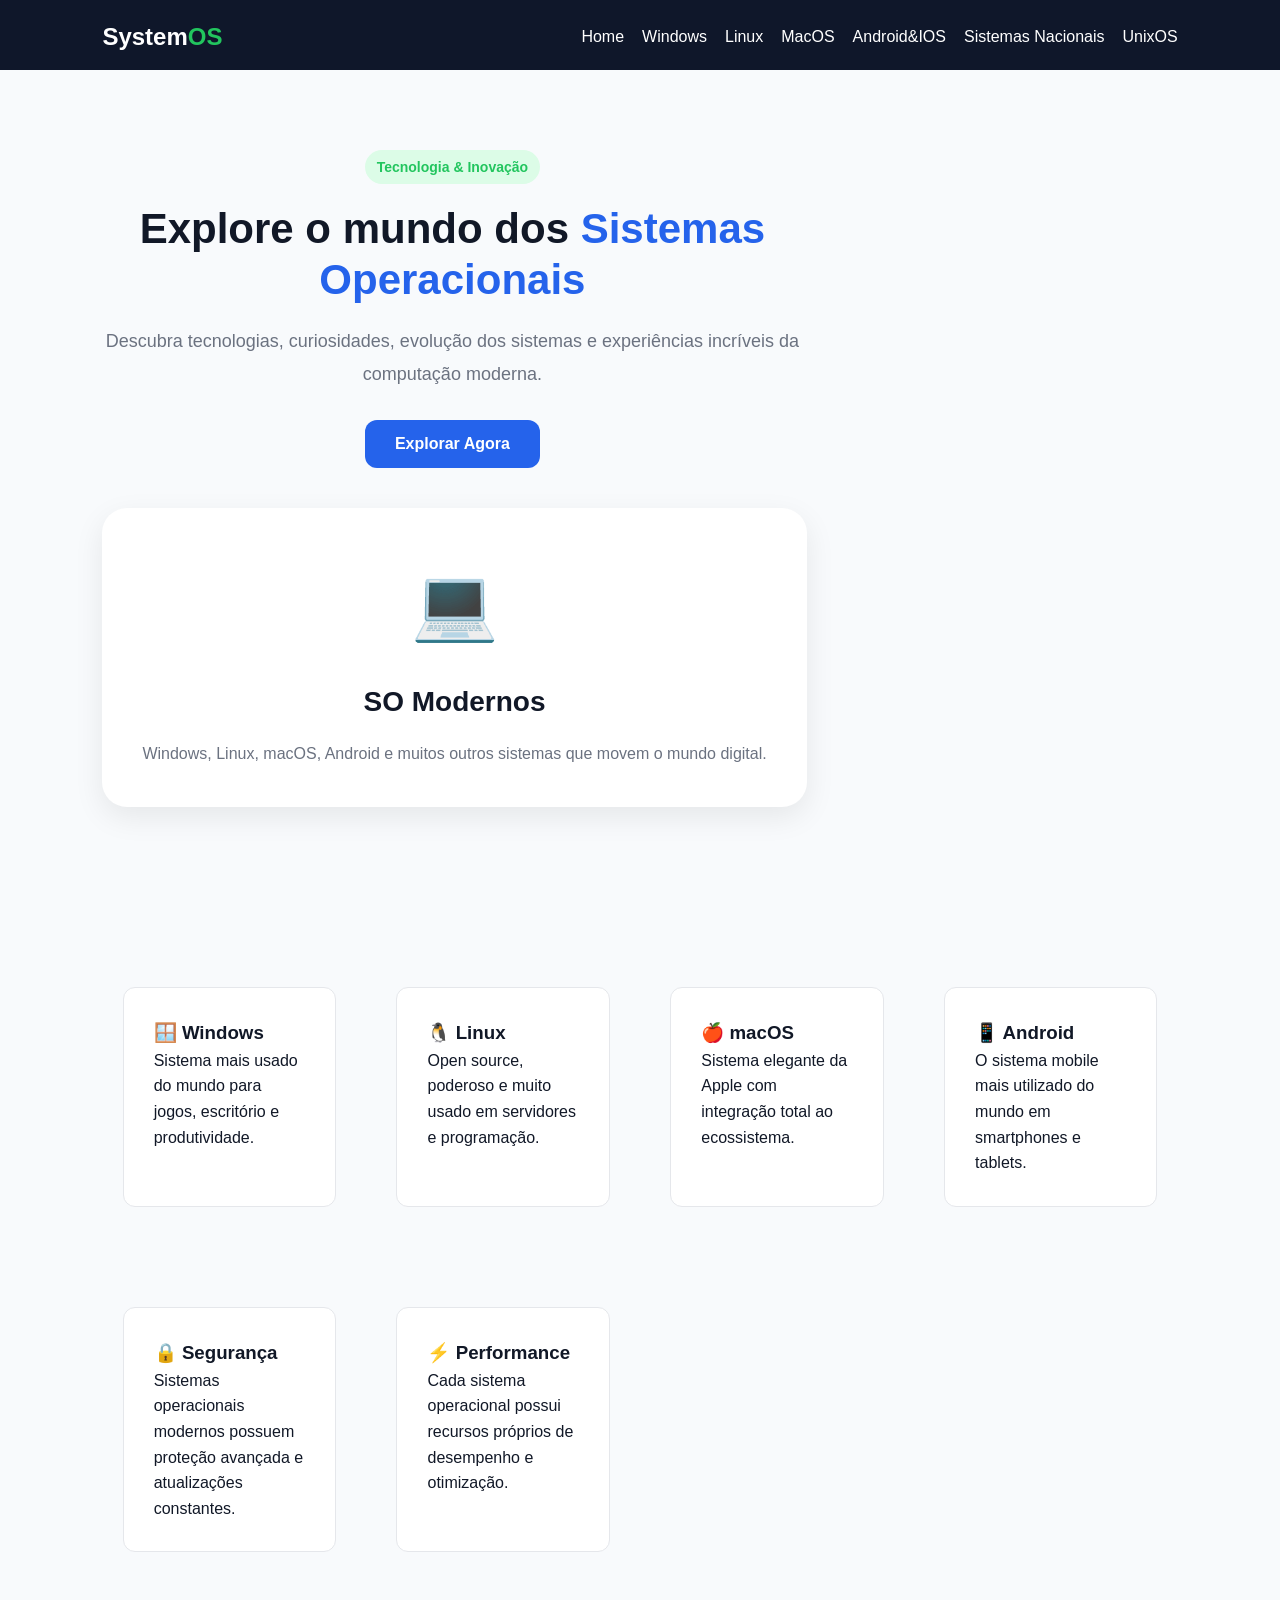
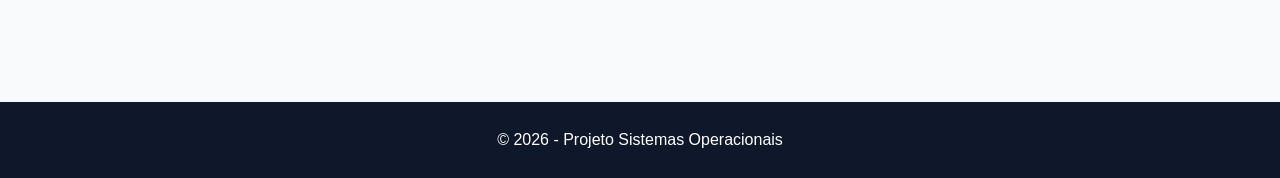
<file: about.html>
<!DOCTYPE html>
<html lang="pt-br">

<head>
    <meta charset="UTF-8">
    <meta name="viewport" content="width=device-width, initial-scale=1.0">
    <title>Sistemas Operacionais</title>

    <link rel="stylesheet" href="style.css">
</head>

<body>



    <nav class="navbar">

        <div class="logo">
            System<span>OS</span>
        </div>

        <div class="menu">
            <a href="index.html">Home</a>
            <a href="windows.html">Windows</a>
            <a href="linux.html">Linux</a>
            <a href="macOS.html">MacOS</a>
            <a href="Android&IOS.html">Android&IOS</a>
            <a href="nacionais.html">Sistemas Nacionais</a>
            <a href="unixOS.html">UnixOS</a>
        </div>

    </nav>



    <section class="hero">

        <div class="hero-content">

            <div class="hero-text">

                <span class="badge">
                    Tecnologia & Inovação
                </span>

                <h1>
                    Explore o mundo dos
                    <span>Sistemas Operacionais</span>
                </h1>

                <p>
                    Descubra tecnologias, curiosidades,
                    evolução dos sistemas e experiências
                    incríveis da computação moderna.
                </p>

                <button class="btn" onclick="mostrarMensagem()">
                    Explorar Agora
                </button>

            </div>

            <div class="hero-card">

                <div class="icon">
                    💻
                </div>

                <h2>SO Modernos</h2>

                <p>
                    Windows, Linux, macOS, Android e muitos
                    outros sistemas que movem o mundo digital.
                </p>

            </div>

        </div>

    </section>


    <section class="cards">

        <div class="card">
            <h3>🪟 Windows</h3>

            <p>
                Sistema mais usado do mundo para jogos,
                escritório e produtividade.
            </p>
        </div>

        <div class="card">
            <h3>🐧 Linux</h3>

            <p>
                Open source, poderoso e muito usado
                em servidores e programação.
            </p>
        </div>

        <div class="card">
            <h3>🍎 macOS</h3>

            <p>
                Sistema elegante da Apple com integração
                total ao ecossistema.
            </p>
        </div>

        <div class="card">
            <h3>📱 Android</h3>

            <p>
                O sistema mobile mais utilizado do mundo
                em smartphones e tablets.
            </p>
        </div>

        <div class="card">
            <h3>🔒 Segurança</h3>

            <p>
                Sistemas operacionais modernos possuem
                proteção avançada e atualizações constantes.
            </p>
        </div>

        <div class="card">
            <h3>⚡ Performance</h3>

            <p>
                Cada sistema operacional possui recursos
                próprios de desempenho e otimização.
            </p>
        </div>

    </section>

  

    <footer>
        © 2026 - Projeto Sistemas Operacionais
    </footer>

    <script src="script.js"></script>

</body>

</html>
</file>
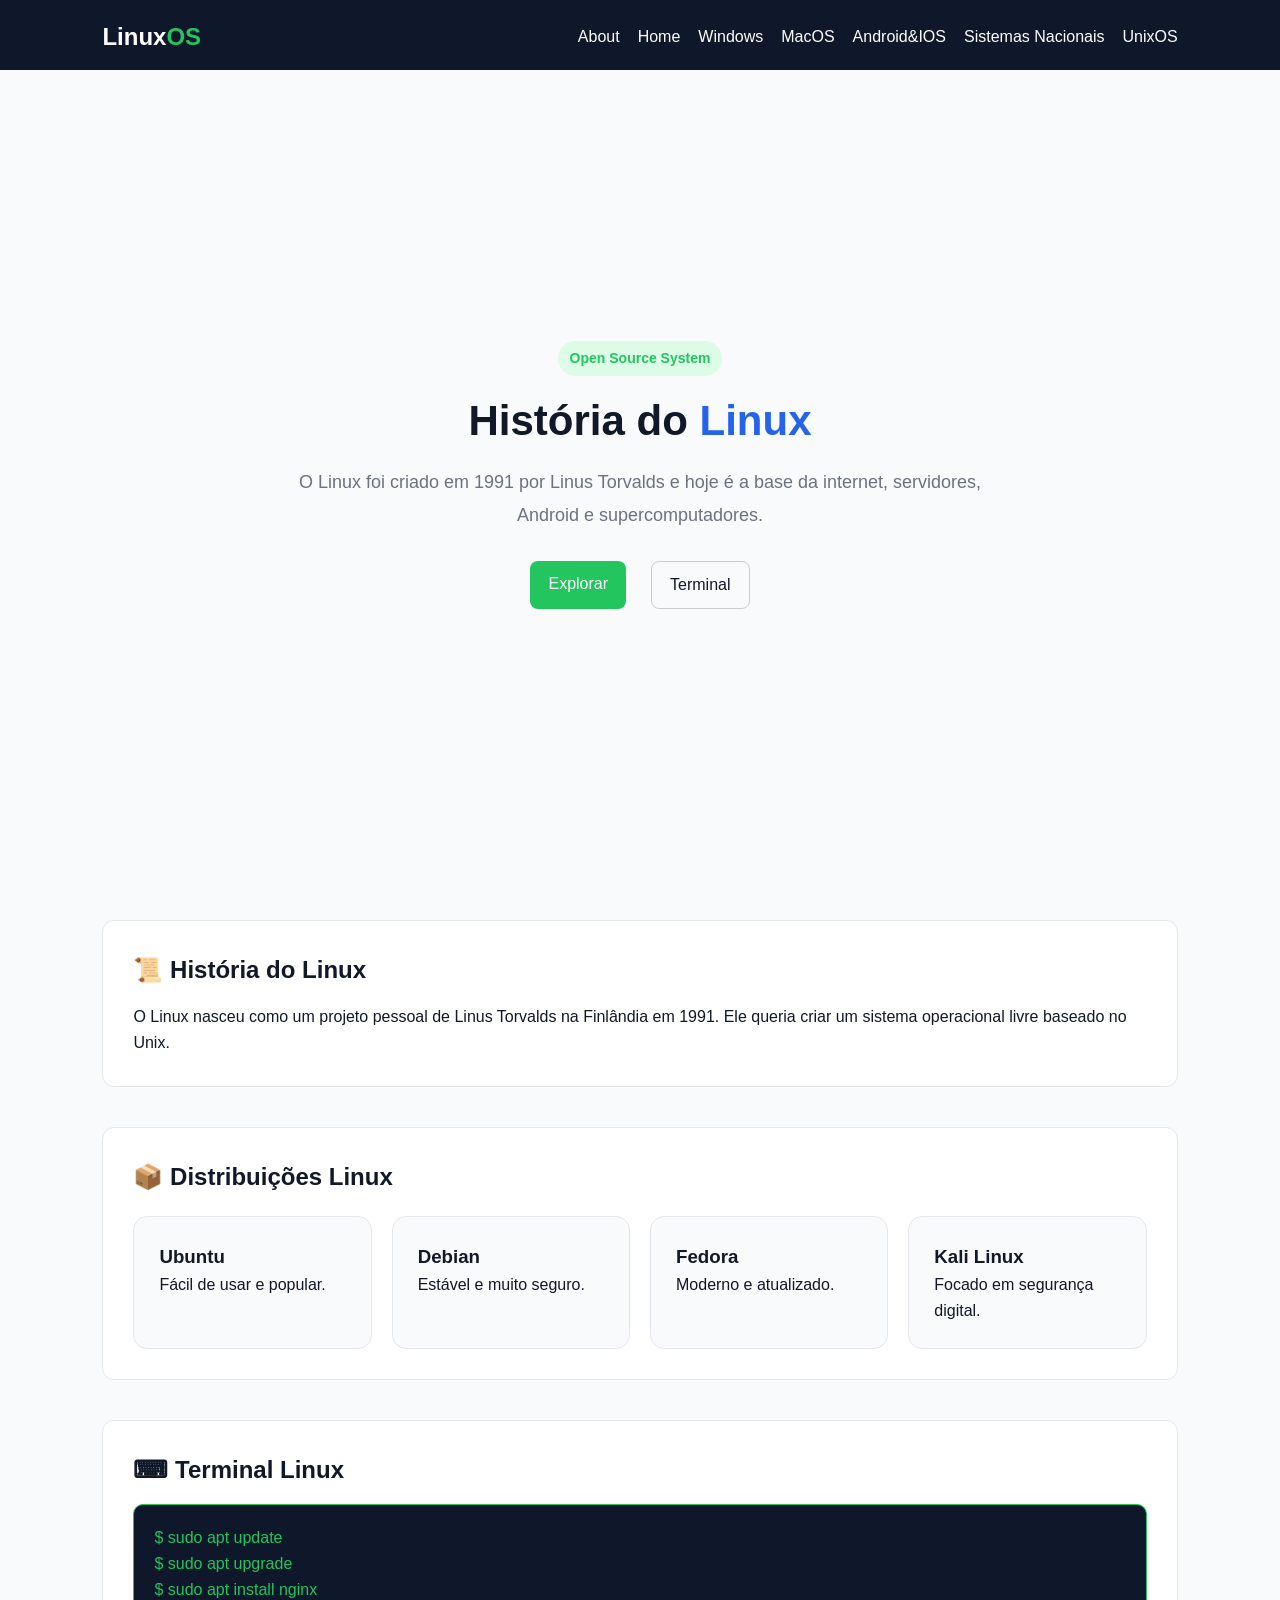
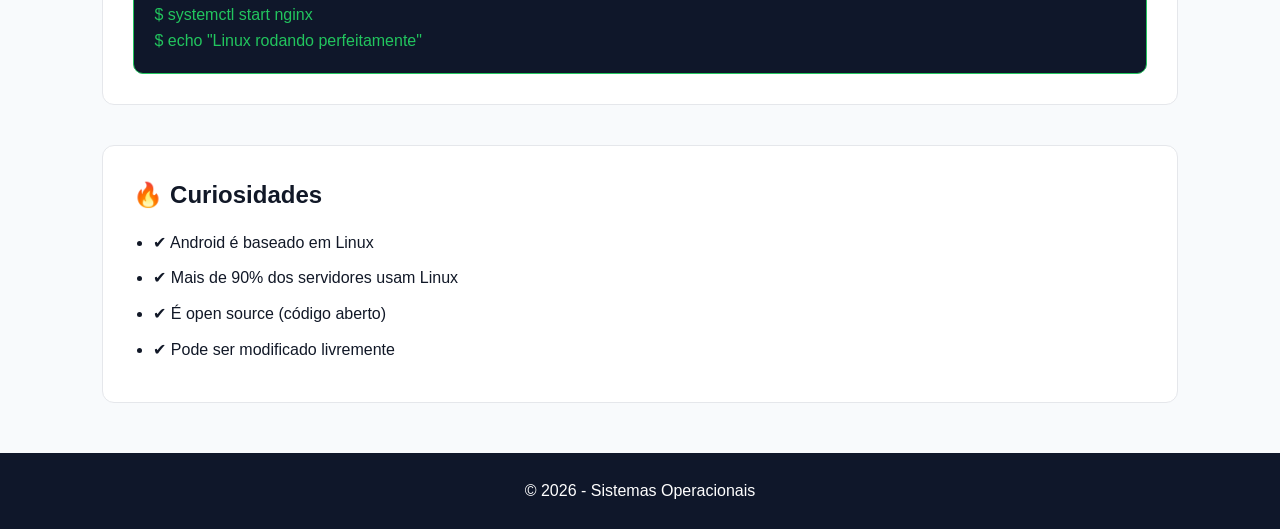
<file: linux.html>
<!DOCTYPE html>
<html lang="pt-br">

<head>
    <meta charset="UTF-8">
    <meta name="viewport" content="width=device-width, initial-scale=1.0">
    <title>Linux OS</title>

    <link rel="stylesheet" href="style.css">
</head>

<body>


    <nav class="navbar">

        <div class="logo">
            Linux<span>OS</span>
        </div>

        <div class="menu">

           <a href="about.html">About</a>
            <a href="index.html">Home</a>
            <a href="windows.html">Windows</a>
            <a href="macOS.html">MacOS</a>
            <a href="Android&IOS.html">Android&IOS</a>
            <a href="nacionais.html">Sistemas Nacionais</a>
            <a href="unixOS.html">UnixOS</a>

        </div>

        <div class="menu-btn">
            ☰
        </div>

    </nav>


    <header class="hero">

        <div class="hero-text">

            <span class="badge">
                Open Source System
            </span>

            <h1>
                História do <span>Linux</span>
            </h1>

            <p>
                O Linux foi criado em 1991 por Linus Torvalds e hoje é a base
                da internet, servidores, Android e supercomputadores.
            </p>

            <div class="hero-buttons">

                <a href="#historia" class="btn-primary">
                    Explorar
                </a>

                <a href="#terminal" class="btn-secondary">
                    Terminal
                </a>

            </div>

        </div>

    </header>

    
    <section class="card" id="historia">

        <h2>📜 História do Linux</h2>

        <p>
            O Linux nasceu como um projeto pessoal de Linus Torvalds na Finlândia em 1991.
            Ele queria criar um sistema operacional livre baseado no Unix.
        </p>

    </section>

 
    <section class="card">

        <h2>📦 Distribuições Linux</h2>

        <div class="grid">

            <div class="box">
                <h3>Ubuntu</h3>
                <p>Fácil de usar e popular.</p>
            </div>

            <div class="box">
                <h3>Debian</h3>
                <p>Estável e muito seguro.</p>
            </div>

            <div class="box">
                <h3>Fedora</h3>
                <p>Moderno e atualizado.</p>
            </div>

            <div class="box">
                <h3>Kali Linux</h3>
                <p>Focado em segurança digital.</p>
            </div>

        </div>

    </section>

  
    <section class="card" id="terminal">

        <h2>⌨ Terminal Linux</h2>

        <div class="terminal">

            <p>$ sudo apt update</p>
            <p>$ sudo apt upgrade</p>
            <p>$ sudo apt install nginx</p>
            <p>$ systemctl start nginx</p>
            <p>$ echo "Linux rodando perfeitamente"</p>

        </div>

    </section>

 
    <section class="card">

        <h2>🔥 Curiosidades</h2>

        <ul class="list">

            <li>✔ Android é baseado em Linux</li>
            <li>✔ Mais de 90% dos servidores usam Linux</li>
            <li>✔ É open source (código aberto)</li>
            <li>✔ Pode ser modificado livremente</li>

        </ul>

    </section>

    <!-- FOOTER -->
    <footer>
        <p>© 2026 - Sistemas Operacionais</p>
    </footer>

    <script src="script.js"></script>

</body>

</html>
</file>
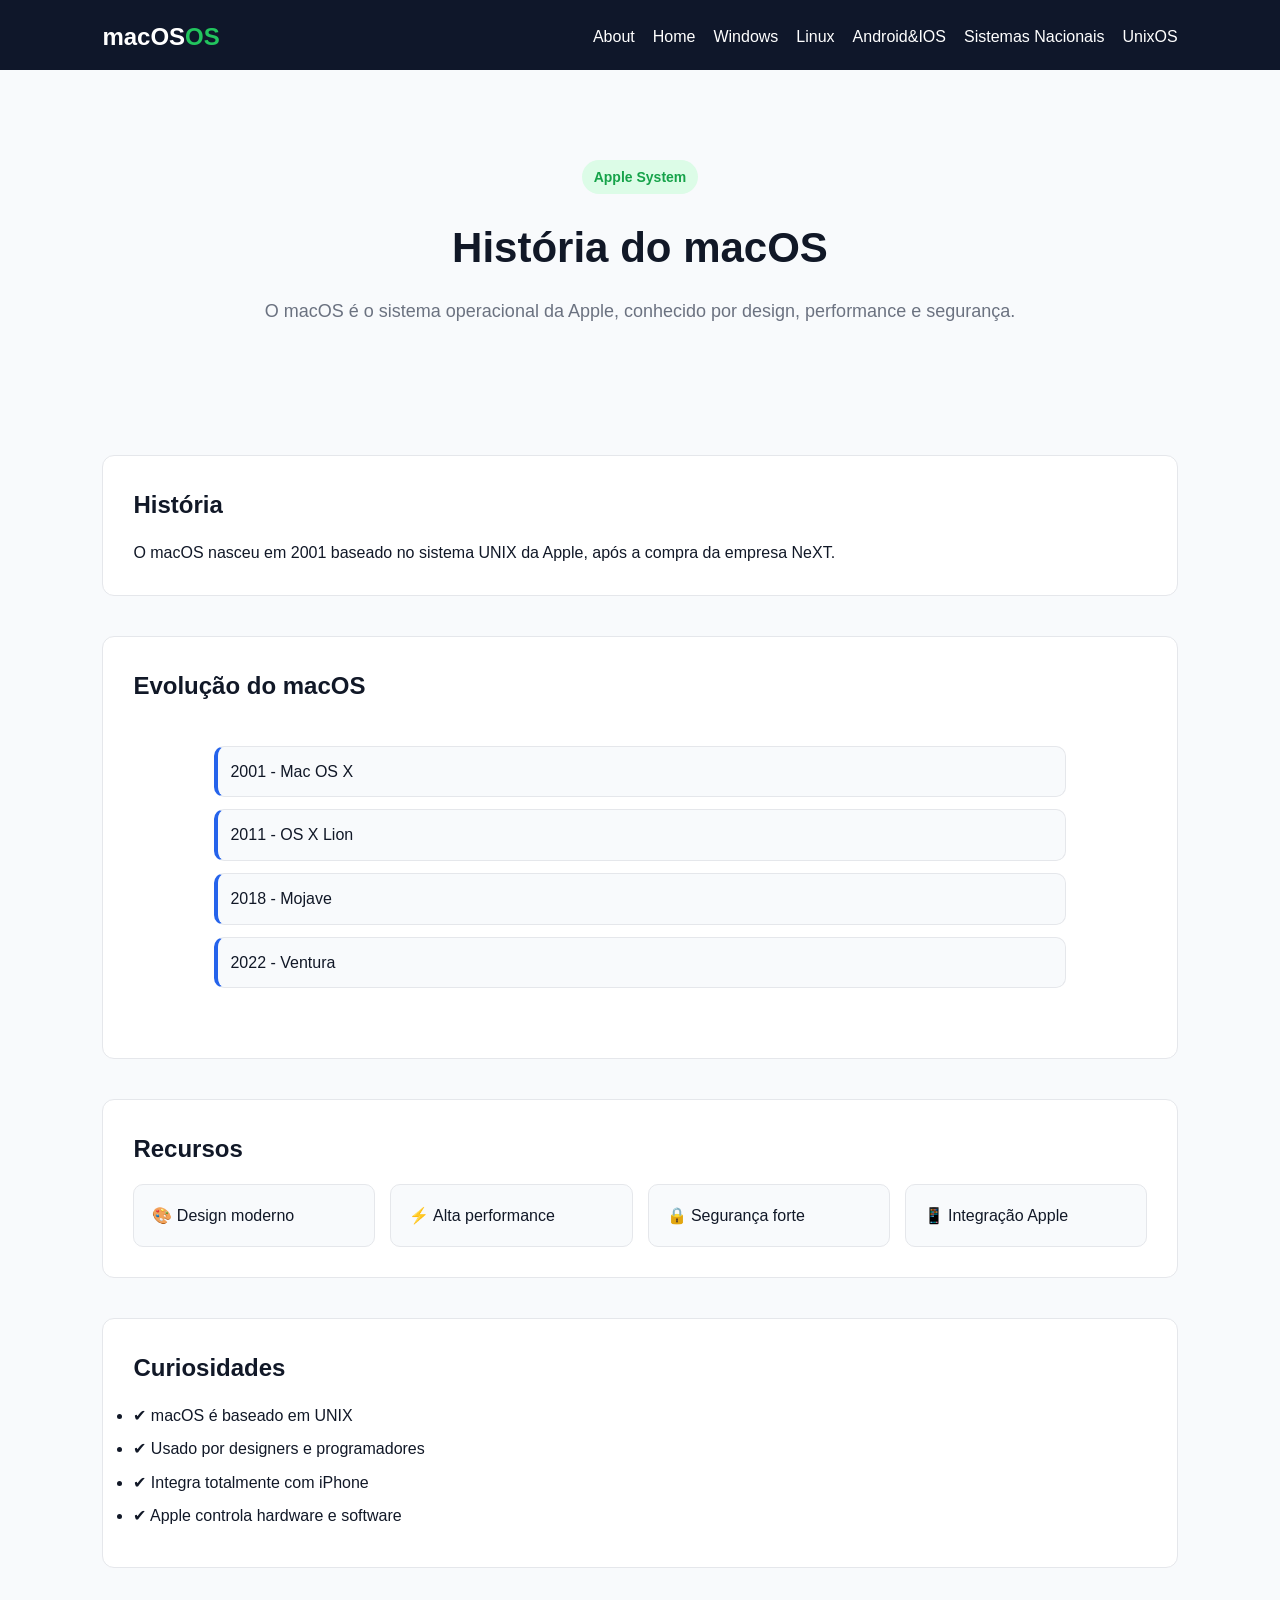
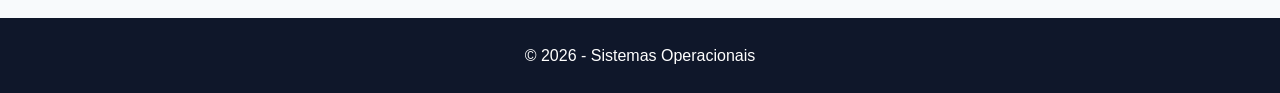
<file: macOS.html>
<!DOCTYPE html>
<html lang="pt-br">

<head>
    <meta charset="UTF-8">
    <meta name="viewport" content="width=device-width, initial-scale=1.0">
    <title>macOS</title>

    <link rel="stylesheet" href="style.css">
</head>

<body>


<nav class="navbar">

    <div class="logo">macOS<span>OS</span></div>

    <div class="menu" id="menu">
          <a href="about.html">About</a>
            <a href="index.html">Home</a>
            <a href="windows.html">Windows</a>
            <a href="linux.html">Linux</a>
            <a href="Android&IOS.html">Android&IOS</a>
            <a href="nacionais.html">Sistemas Nacionais</a>
            <a href="unixOS.html">UnixOS</a>
    </div>

    <div class="menu-btn" onclick="toggleMenu()">☰</div>

</nav>


<header>

    <span class="badge">Apple System</span>

    <h1>História do macOS</h1>

    <p>
        O macOS é o sistema operacional da Apple,
        conhecido por design, performance e segurança.
    </p>

</header>


<section class="card">

    <h2>História</h2>

    <p>
        O macOS nasceu em 2001 baseado no sistema UNIX da Apple,
        após a compra da empresa NeXT.
    </p>

</section>


<section class="card">

    <h2>Evolução do macOS</h2>

    <div class="timeline">

        <div class="timeline-item">2001 - Mac OS X</div>
        <div class="timeline-item">2011 - OS X Lion</div>
        <div class="timeline-item">2018 - Mojave</div>
        <div class="timeline-item">2022 - Ventura</div>

    </div>

</section>

<section class="card">

    <h2>Recursos</h2>

    <div class="features">

        <div class="feature-box">🎨 Design moderno</div>
        <div class="feature-box">⚡ Alta performance</div>
        <div class="feature-box">🔒 Segurança forte</div>
        <div class="feature-box">📱 Integração Apple</div>

    </div>

</section>


<section class="card">

    <h2>Curiosidades</h2>

    <ul>
        <li>✔ macOS é baseado em UNIX</li>
        <li>✔ Usado por designers e programadores</li>
        <li>✔ Integra totalmente com iPhone</li>
        <li>✔ Apple controla hardware e software</li>
    </ul>

</section>


<footer>
    © 2026 - Sistemas Operacionais
</footer>

<script src="script.js"></script>

</body>
</html>
</file>
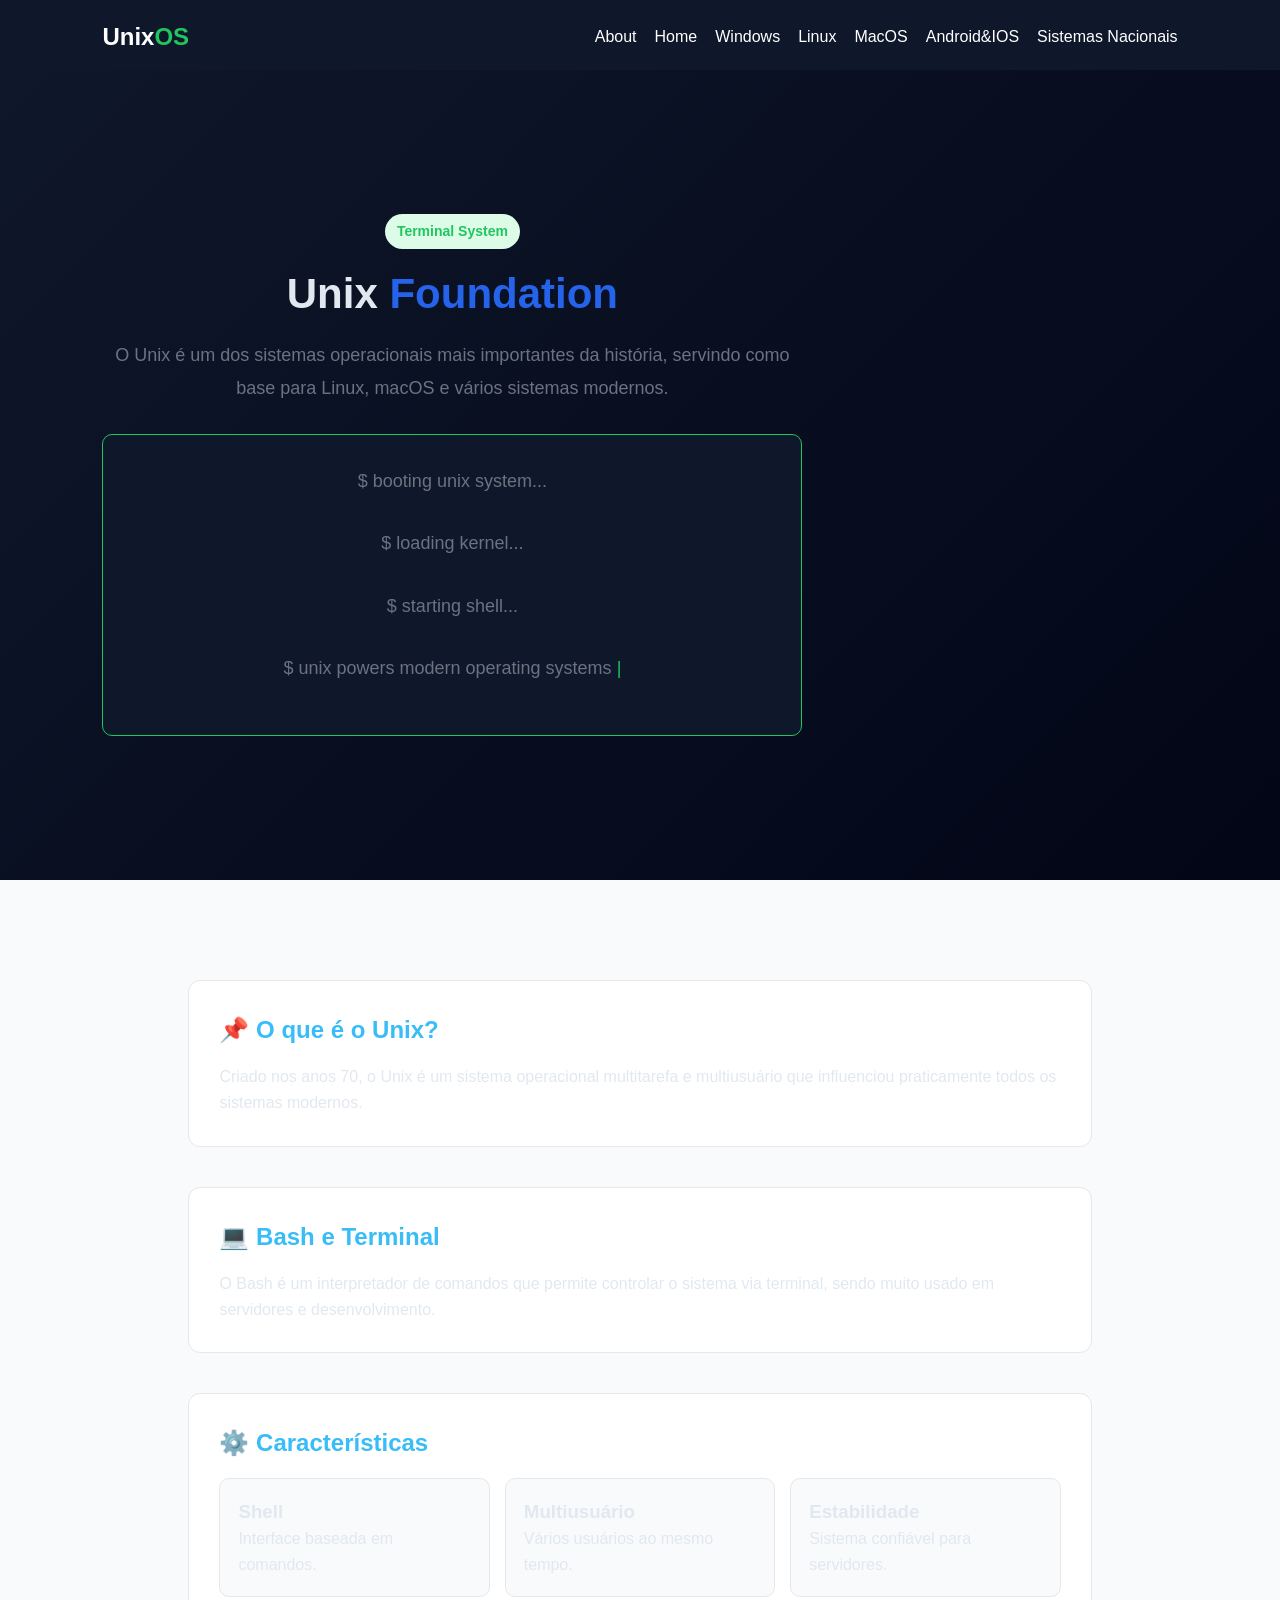
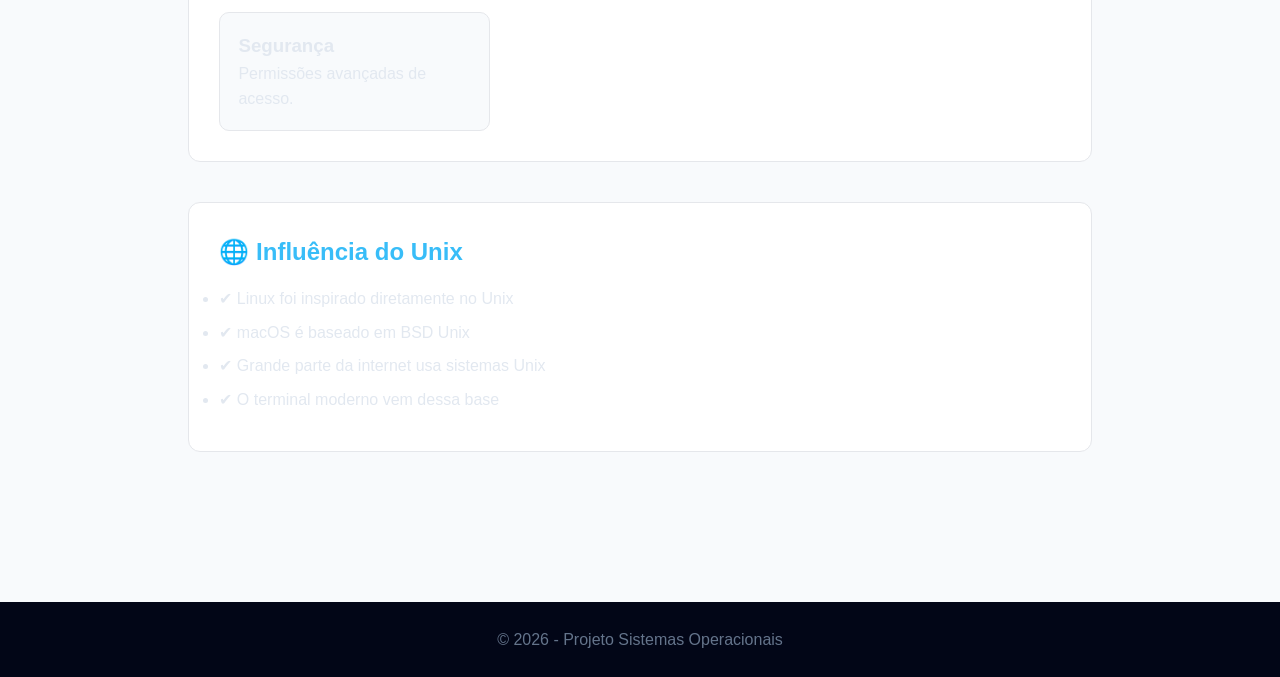
<file: unixOS.html>
<!DOCTYPE html>
<html lang="pt-br">

<head>
    <meta charset="UTF-8">
    <meta name="viewport" content="width=device-width, initial-scale=1.0">
    <title>Unix OS</title>

    <link rel="stylesheet" href="style.css">
</head>

<body>

<nav class="navbar">

    <div class="logo">Unix<span>OS</span></div>

    <div class="menu" id="menu">
            <a href="about.html">About</a>
            <a href="index.html">Home</a>
            <a href="windows.html">Windows</a>
            <a href="linux.html">Linux</a>
            <a href="macOS.html">MacOS</a>
            <a href="Android&IOS.html">Android&IOS</a>
            <a href="nacionais.html">Sistemas Nacionais</a>
        
    </div>

    <div class="menu-btn" onclick="toggleMenu()">☰</div>

</nav>


<header class="hero unix-hero">

    <div class="hero-content">

        <div class="hero-text">

            <span class="badge">Terminal System</span>

            <h1>Unix <span>Foundation</span></h1>

            <p>
                O Unix é um dos sistemas operacionais mais importantes da história,
                servindo como base para Linux, macOS e vários sistemas modernos.
            </p>

            <div class="terminal">
                <p>$ booting unix system...</p>
                <p>$ loading kernel...</p>
                <p>$ starting shell...</p>
                <p>$ unix powers modern operating systems <span class="cursor">|</span></p>
            </div>

        </div>

    </div>

</header>


<main>

    <section class="card unix-card">
        <h2>📌 O que é o Unix?</h2>
        <p>
            Criado nos anos 70, o Unix é um sistema operacional multitarefa e multiusuário
            que influenciou praticamente todos os sistemas modernos.
        </p>
    </section>

    <section class="card unix-card">
        <h2>💻 Bash e Terminal</h2>
        <p>
            O Bash é um interpretador de comandos que permite controlar o sistema via terminal,
            sendo muito usado em servidores e desenvolvimento.
        </p>
    </section>

    <section class="card unix-card">
        <h2>⚙️ Características</h2>

        <div class="features">

            <div class="feature-box">
                <h3>Shell</h3>
                <p>Interface baseada em comandos.</p>
            </div>

            <div class="feature-box">
                <h3>Multiusuário</h3>
                <p>Vários usuários ao mesmo tempo.</p>
            </div>

            <div class="feature-box">
                <h3>Estabilidade</h3>
                <p>Sistema confiável para servidores.</p>
            </div>

            <div class="feature-box">
                <h3>Segurança</h3>
                <p>Permissões avançadas de acesso.</p>
            </div>

        </div>
    </section>

    <section class="card unix-card">
        <h2>🌐 Influência do Unix</h2>

        <ul class="curiosidades">
            <li>✔ Linux foi inspirado diretamente no Unix</li>
            <li>✔ macOS é baseado em BSD Unix</li>
            <li>✔ Grande parte da internet usa sistemas Unix</li>
            <li>✔ O terminal moderno vem dessa base</li>
        </ul>
    </section>

</main>


<footer class="unix-footer">
    © 2026 - Projeto Sistemas Operacionais
</footer>

<script src="script.js"></script>

</body>
</html>
</file>
<file: style.css>
*{
    margin:0;
    padding:0;
    box-sizing:border-box;
    font-family:"Segoe UI", sans-serif;
}

body{
    background:#f8fafc;
    color:#111827;
}

.navbar{
    display:flex;
    justify-content:space-between;
    align-items:center;
    padding:18px 8%;
    background:#0f172a;
    position:sticky;
    top:0;
    z-index:1000;
}

.logo{
    color:white;
    font-size:24px;
    font-weight:bold;
}

.logo span{
    color:#38bdf8;
}

.nav{
    display:flex;
    gap:18px;
}

.nav a{
    color:white;
    text-decoration:none;
}

.nav a:hover,
.nav a.active{
    color:#38bdf8;
}

.menu-btn{
    display:none;
    color:white;
    font-size:26px;
    background:none;
    border:none;
}


.hero{
    padding:80px 8%;
    text-align:center;
}

.hero-text h1{
    font-size:44px;
}

.hero-text span{
    color:#38bdf8;
}

.hero-text p{
    margin-top:10px;
    color:#6b7280;
}


.hero-buttons{
    margin-top:20px;
}

.btn{
    background:#38bdf8;
    color:white;
    padding:10px 18px;
    border-radius:8px;
    text-decoration:none;
}

.outline{
    border:1px solid #ccc;
    padding:10px 18px;
    border-radius:8px;
    margin-left:10px;
    text-decoration:none;
}


.section{
    margin:40px 8%;
}

.section h2{
    margin-bottom:15px;
}

.section img{
    width:100%;
    border-radius:10px;
    margin-top:15px;
}


.timeline{
    margin:40px 8%;
}

.timeline-container{
    display:grid;
    grid-template-columns:repeat(auto-fit,minmax(200px,1fr));
    gap:15px;
}

.timeline-item{
    background:white;
    padding:15px;
    border-radius:10px;
    border:1px solid #e5e7eb;
}


.cards{
    display:grid;
    grid-template-columns:repeat(auto-fit,minmax(200px,1fr));
    gap:15px;
}

.card{
    background:white;
    padding:20px;
    border-radius:10px;
    border:1px solid #e5e7eb;
}

ul li{
    margin:8px 0;
}


footer{
    background:#0f172a;
    color:white;
    text-align:center;
    padding:20px;
    margin-top:40px;
}


@media(max-width:768px){
    .nav{
        display:none;
        position:absolute;
        top:70px;
        right:0;
        flex-direction:column;
        background:#0f172a;
        width:200px;
        padding:20px;
    }

    .nav.active{
        display:flex;
    }

    .menu-btn{
        display:block;
    }
}
*{
    margin: 0;
    padding: 0;
    box-sizing: border-box;
    font-family: "Segoe UI", sans-serif;
}

body{
    background: #0b1220;
    color: white;
}


.navbar{
    position: fixed;
    top: 0;
    left: 0;

    width: 100%;
    height: 70px;

    display: flex;
    justify-content: space-between;
    align-items: center;

    padding: 0 8%;
    background: rgba(15, 23, 42, 0.9);
    backdrop-filter: blur(10px);

    z-index: 1000;
}

.logo{
    font-size: 22px;
    font-weight: bold;
}

.logo span{
    color: #38bdf8;
}





.hero{
    padding: 140px 8% 80px;
    text-align: center;
}

.hero h1{
    font-size: 3rem;
}

.hero span{
    color: #38bdf8;
}

.hero p{
    margin-top: 15px;
    color: #94a3b8;
}

.hero-buttons{
    margin-top: 25px;
    display: flex;
    justify-content: center;
    gap: 15px;
}

.btn{
    background: #38bdf8;
    color: black;
    padding: 12px 20px;
    border-radius: 10px;
    text-decoration: none;
    font-weight: bold;
}

.btn-outline{
    border: 1px solid #38bdf8;
    color: #38bdf8;
    padding: 12px 20px;
    border-radius: 10px;
    text-decoration: none;
}


.content{
    padding: 80px 8%;
    max-width: 900px;
    margin: auto;
    text-align: center;
}

.content h2{
    margin-bottom: 20px;
}

.content p{
    color: #cbd5e1;
    margin-bottom: 15px;
}

.cards{
    display: grid;
    grid-template-columns: repeat(auto-fit, minmax(220px,1fr));
    gap: 20px;

    padding: 60px 8%;
}

.card{
    background: rgba(255,255,255,0.05);
    padding: 25px;
    border-radius: 15px;
    border: 1px solid rgba(255,255,255,0.1);
    transition: 0.3s;
}

.card:hover{
    transform: translateY(-8px);
    background: rgba(56,189,248,0.08);
}


footer{
    text-align: center;
    padding: 30px;
    color: #64748b;
}


@media(max-width:768px){

    .nav{
        display: none;
        position: absolute;
        top: 70px;
        right: 8%;
        flex-direction: column;
        background: #0f172a;
        padding: 15px;
        border-radius: 10px;
    }

    .nav.active{
        display: flex;
    }

    .menu-btn{
        display: block;
    }

    .hero h1{
        font-size: 2rem;
    }
}
* {
    margin: 0;
    padding: 0;
    box-sizing: border-box;
}

body {
    font-family: "Segoe UI", sans-serif;
    background: #f4f7fb;
    color: #111827;
    line-height: 1.6;
}


.navbar {
    width: 100%;
    padding: 18px 8%;
    background: #0f172a;

    display: flex;
    justify-content: space-between;
    align-items: center;

    position: fixed;
    top: 0;
    left: 0;
    z-index: 1000;
}

.logo {
    color: white;
    font-size: 24px;
    font-weight: bold;
}

.logo span {
    color: #38bdf8;
}

.menu {
    display: flex;
    gap: 18px;
}

.menu a {
    color: white;
    text-decoration: none;
    font-size: 14px;
    transition: 0.3s;
}

.menu a:hover {
    color: #38bdf8;
}


.menu-btn {
    display: none;
    color: white;
    font-size: 26px;
    cursor: pointer;
}

.hero {
    padding-top: 110px;
    padding: 120px 8% 60px;
}

.hero-content {
    display: flex;
    align-items: center;
    justify-content: space-between;
    gap: 40px;
}

.hero-text h1 {
    font-size: 40px;
    margin-bottom: 15px;
}

.hero-text p {
    color: #4b5563;
}

.badge {
    background: #dbeafe;
    color: #2563eb;
    padding: 6px 14px;
    border-radius: 20px;
    display: inline-block;
    margin-bottom: 10px;
}

.hero-image img {
    width: 300px;
}


main {
    padding: 60px 8%;
}

.card {
    background: white;
    padding: 25px;
    margin-bottom: 20px;

    border-radius: 12px;
    border: 1px solid #e5e7eb;
}

footer {
    text-align: center;
    padding: 20px;
    background: #0f172a;
    color: white;
}


@media (max-width: 768px) {

    .hero-content {
        flex-direction: column;
        text-align: center;
    }

    .menu {
        position: absolute;
        top: 60px;
        right: 8%;
        background: #0f172a;
        flex-direction: column;
        padding: 15px;

        display: none;
    }

    .menu.active {
        display: flex;
    }

    .menu-btn {
        display: block;
    }
}

/*2-Unix*/
/* TERMINAL */
.terminal {
    background: #020617;
    border: 1px solid #1e293b;
    padding: 20px;
    border-radius: 12px;
    margin-top: 20px;
    font-family: monospace;
    color: #22c55e;
}

.cursor {
    display: inline-block;
    animation: blink 0.8s infinite;
}

@keyframes blink {
    50% { opacity: 0; }
}


.unix-hero {
    background: linear-gradient(135deg, #0f172a, #020617);
    color: #e2e8f0;
}

.unix-card {
    background: #0f172a;
    color: #e2e8f0;
    border: 1px solid #1e293b;
}

.unix-card h2 {
    color: #38bdf8;
}

.unix-box {
    background: #020617;
    border: 1px solid #1e293b;
    color: #cbd5e1;
}


.terminal {
    margin-top: 20px;
    background: #000;
    border: 1px solid #22c55e;
    padding: 18px;
    border-radius: 10px;
    font-family: monospace;
    color: #22c55e;
}

.cursor {
    animation: blink 0.8s infinite;
}

@keyframes blink {
    50% { opacity: 0; }
}


.unix-footer {
    text-align: center;
    padding: 25px;
    background: #020617;
    color: #64748b;
}


.menu a.active {
    color: #38bdf8;
}
/* MacOS*/
* {
    margin: 0;
    padding: 0;
    box-sizing: border-box;
    font-family: "Segoe UI", sans-serif;
}

body {
    background: #f5f6f8;
    color: #111827;
}


.navbar {
    width: 100%;
    padding: 16px 8%;
    display: flex;
    justify-content: space-between;
    align-items: center;
    background: #0f172a;
    position: sticky;
    top: 0;
    z-index: 1000;
}

.logo {
    color: white;
    font-size: 22px;
    font-weight: bold;
}

.logo span {
    color: #38bdf8;
}

.menu {
    display: flex;
    gap: 18px;
}

.menu a {
    color: white;
    text-decoration: none;
    transition: 0.3s;
}

.menu a:hover,
.menu a.active {
    color: #38bdf8;
}

.menu-btn {
    display: none;
    color: white;
    font-size: 26px;
    cursor: pointer;
}


header {
    text-align: center;
    padding: 90px 8%;
}

header h1 {
    font-size: 42px;
}

header p {
    margin-top: 15px;
    color: #6b7280;
    font-size: 18px;
}

.badge {
    display: inline-block;
    padding: 6px 14px;
    background: #dbeafe;
    color: #2563eb;
    border-radius: 999px;
}

.card {
    background: white;
    margin: 40px 8%;
    padding: 30px;
    border-radius: 14px;
    border: 1px solid #e5e7eb;
}


.timeline {
    display: flex;
    flex-direction: column;
    gap: 12px;
}

.timeline-item {
    padding: 12px;
    border-left: 4px solid #2563eb;
    background: #f8fafc;
}


.features {
    display: grid;
    grid-template-columns: repeat(auto-fit, minmax(220px,1fr));
    gap: 15px;
}

.feature-box {
    background: #f8fafc;
    padding: 18px;
    border-radius: 10px;
    border: 1px solid #e5e7eb;
}


footer {
    text-align: center;
    padding: 20px;
    background: #0f172a;
    color: white;
    margin-top: 40px;
}


@media(max-width:768px){
    .menu{
        display:none;
        position:absolute;
        top:70px;
        right:0;
        flex-direction:column;
        background:#0f172a;
        width:200px;
        padding:20px;
    }

    .menu.active{
        display:flex;
    }

    .menu-btn{
        display:block;
    }
}
/* LINUX */
*{
    margin: 0;
    padding: 0;
    box-sizing: border-box;
    font-family: "Segoe UI", sans-serif;
}

body{
    background: #f8fafc;
    color: #111827;
    line-height: 1.6;
}


.navbar{
    position: sticky;
    top: 0;
    z-index: 1000;

    display: flex;
    justify-content: space-between;
    align-items: center;

    padding: 20px 8%;
    background: #0f172a;
}

.logo{
    color: white;
    font-size: 28px;
    font-weight: bold;
}

.logo span{
    color: #22c55e;
}

.menu{
    display: flex;
    align-items: center;
    gap: 20px;
}

.menu a{
    color: white;
    text-decoration: none;
    transition: 0.3s;
    font-size: 16px;
}

.menu a:hover{
    color: #22c55e;
}

.menu-btn{
    display: none;
    color: white;
    font-size: 28px;
    cursor: pointer;
}


.hero{
    min-height: 80vh;

    display: flex;
    align-items: center;

    padding: 80px 8%;
}

.hero-text{
    max-width: 700px;
}

.hero-text h1{
    font-size: 52px;
    margin-bottom: 15px;
}

.hero-text span{
    color: #22c55e;
}

.hero-text p{
    margin-top: 15px;
    color: #6b7280;
    font-size: 18px;
}

.badge{
    display: inline-block;

    background: #dcfce7;
    color: #16a34a;

    padding: 8px 14px;
    border-radius: 20px;

    margin-bottom: 15px;
}


.hero-buttons{
    margin-top: 25px;

    display: flex;
    gap: 15px;
}

.btn-primary{
    background: #22c55e;
    color: white;

    padding: 12px 22px;
    border-radius: 10px;

    text-decoration: none;
}

.btn-secondary{
    border: 1px solid #d1d5db;

    padding: 12px 22px;
    border-radius: 10px;

    text-decoration: none;
    color: #111827;
}


.card{
    background: white;

    margin: 40px 8%;
    padding: 30px;

    border-radius: 15px;
    border: 1px solid #e5e7eb;

    opacity: 0;
    transform: translateY(40px);
    transition: all 0.8s ease;
}

.card.show{
    opacity: 1;
    transform: translateY(0);
}

.card h2{
    margin-bottom: 15px;
}


.grid{
    display: grid;

    grid-template-columns: repeat(auto-fit, minmax(220px,1fr));

    gap: 20px;
    margin-top: 20px;
}

.box{
    background: #f1f5f9;

    padding: 20px;
    border-radius: 12px;

    opacity: 0;
    transform: translateY(40px);
    transition: all 0.8s ease;
}

.box.show{
    opacity: 1;
    transform: translateY(0);
}


.terminal{
    background: black;
    color: #22c55e;

    padding: 20px;
    border-radius: 12px;

    font-family: monospace;

    opacity: 0;
    transform: translateY(40px);
    transition: all 0.8s ease;
}

.terminal.show{
    opacity: 1;
    transform: translateY(0);
}


.list{
    padding-left: 20px;
    margin-top: 10px;
}

.list li{
    margin-bottom: 10px;
}


footer{
    text-align: center;

    padding: 25px;

    background: #0f172a;
    color: white;

    margin-top: 40px;
}


@media(max-width:768px){

    .menu{
        display: none;

        flex-direction: column;
        align-items: flex-start;

        position: absolute;
        top: 75px;
        right: 0;

        width: 220px;
        padding: 20px;

        background: #0f172a;
    }

    .menu.show{
        display: flex;
    }

    .menu-btn{
        display: block;
    }

    .hero{
        padding: 60px 5%;
    }

    .hero-text h1{
        font-size: 34px;
    }

    .hero-buttons{
        flex-direction: column;
    }
}
/* Android*/

.hero-mobile {
    min-height: 90vh;
    display: flex;
    align-items: center;
    justify-content: center;

    padding: 80px 8%;
    background: linear-gradient(135deg, #f8fafc, #ffffff);
}

.hero-mobile-content {
    display: flex;
    align-items: center;
    justify-content: space-between;
    gap: 40px;
    flex-wrap: wrap;
}

.hero-mobile-text {
    max-width: 550px;
}

.hero-mobile h1 {
    font-size: 3rem;
}

.tag {
    background: #e0f2fe;
    color: #0284c7;
    padding: 6px 12px;
    border-radius: 999px;
    font-size: 13px;
}

.mobile-subtitle {
    color: #6b7280;
    margin-top: 15px;
    font-size: 18px;
}


.hero-mobile-images {
    display: flex;
    gap: 20px;
    align-items: center;
}

.hero-mobile-images img {
    width: 120px;
    transition: 0.3s;
}

.hero-mobile-images img:hover {
    transform: scale(1.1);
}



.container {
    display: grid;
    grid-template-columns: repeat(auto-fit, minmax(280px, 1fr));
    gap: 25px;
    padding: 80px 8%;
}

.card {
    background: white;
    border-radius: 18px;
    padding: 25px;

    border: 1px solid #e5e7eb;
    transition: 0.3s;
}

.card:hover {
    transform: translateY(-8px);
    box-shadow: 0 20px 40px rgba(0,0,0,0.08);
}

.android {
    border-top: 4px solid #22c55e;
}

.ios {
    border-top: 4px solid #3b82f6;
}


.tabela {
    padding: 80px 8%;
    text-align: center;
}

.mobile-table {
    width: 100%;
    margin-top: 25px;
    border-collapse: collapse;
    background: white;
    border-radius: 12px;
    overflow: hidden;
}

.mobile-table th,
.mobile-table td {
    padding: 16px;
    border: 1px solid #e5e7eb;
}


.boxes {
    display: grid;
    grid-template-columns: repeat(auto-fit, minmax(260px, 1fr));
    gap: 20px;
    padding: 40px 8%;
}

.box {
    background: #f9fafb;
    padding: 25px;
    border-radius: 14px;
    border: 1px solid #e5e7eb;
    transition: 0.3s;
}

.box:hover {
    transform: translateY(-6px);
}



.card,
.box,
.mobile-table {
    opacity: 0;
    transform: translateY(40px);
    transition: all 0.8s ease;
}

.show {
    opacity: 1;
    transform: translateY(0);
}
/*About/home*/


*{
    margin: 0;
    padding: 0;
    box-sizing: border-box;
}

body{
    font-family: "Segoe UI", sans-serif;
    background: #f4f7fb;
    color: #1f2937;
}



.navbar{
    width: 100%;
    padding: 20px 8%;
    background: #0f172a;

    display: flex;
    justify-content: space-between;
    align-items: center;
    flex-wrap: wrap;

    position: sticky;
    top: 0;
    z-index: 1000;
}

.logo{
    color: white;
    font-size: 28px;
    font-weight: bold;
}

.logo span{
    color: #38bdf8;
}

.menu{
    display: flex;
    gap: 18px;
    flex-wrap: wrap;
}

.menu a{
    text-decoration: none;
    color: white;
    font-weight: 500;
    transition: 0.3s;
}

.menu a:hover,
.menu .active{
    color: #38bdf8;
}


.hero{
    width: 100%;
    min-height: 90vh;

    display: flex;
    align-items: center;
    justify-content: center;

    padding: 60px 8%;
}

.hero-content{
    width: 100%;

    display: grid;
    grid-template-columns: repeat(auto-fit, minmax(320px, 1fr));
    gap: 50px;
    align-items: center;
}

.badge{
    background: #dbeafe;
    color: #2563eb;

    padding: 10px 18px;
    border-radius: 30px;

    font-size: 14px;
    font-weight: bold;

    display: inline-block;
    margin-bottom: 20px;
}

.hero-text h1{
    font-size: 52px;
    line-height: 1.2;
    margin-bottom: 20px;
}

.hero-text h1 span{
    color: #2563eb;
}

.hero-text p{
    font-size: 18px;
    color: #4b5563;
    margin-bottom: 30px;
    line-height: 1.8;
}

.btn{
    padding: 15px 30px;
    border: none;
    border-radius: 12px;

    background: #2563eb;
    color: white;

    font-size: 16px;
    font-weight: bold;

    cursor: pointer;
    transition: 0.3s;
}

.btn:hover{
    background: #1d4ed8;
    transform: translateY(-3px);
}



.hero-card{
    background: white;
    padding: 40px;
    border-radius: 25px;

    box-shadow: 0 10px 30px rgba(0,0,0,0.08);

    text-align: center;
}

.icon{
    font-size: 70px;
    margin-bottom: 20px;
}

.hero-card h2{
    margin-bottom: 15px;
    font-size: 28px;
}

.hero-card p{
    color: #6b7280;
    line-height: 1.7;
}

/* ABOUT */

.about{
    width: 100%;
    padding: 80px 8%;
}

.about-container{
    display: grid;
    grid-template-columns: repeat(auto-fit, minmax(250px,1fr));
    gap: 30px;
}

.about-box{
    background: white;
    padding: 35px;
    border-radius: 20px;

    box-shadow: 0 5px 20px rgba(0,0,0,0.06);

    transition: 0.3s;
}

.about-box:hover{
    transform: translateY(-8px);
}

.about-box h2{
    margin-bottom: 15px;
    color: #2563eb;
}

.about-box p{
    color: #4b5563;
    line-height: 1.7;
}



footer{
    background: #0f172a;
    color: white;

    text-align: center;
    padding: 25px;
    margin-top: 50px;
}


@media(max-width: 768px){

    .navbar{
        flex-direction: column;
        gap: 20px;
    }

    .hero-text h1{
        font-size: 38px;
    }

    .hero{
        padding-top: 40px;
    }

}
/*Nacionais*/
*{
    margin:0;
    padding:0;
    box-sizing:border-box;
    font-family:"Segoe UI",sans-serif;
}

body{
    background:#f8fafc;
    color:#111827;
}

.navbar{
    display:flex;
    justify-content:space-between;
    align-items:center;
    padding:18px 8%;
    background:#0f172a;
    position:sticky;
    top:0;
    z-index:1000;
}

.logo{
    color:white;
    font-size:24px;
    font-weight:bold;
}

.logo span{
    color:#22c55e;
}

.menu{
    display:flex;
    gap:18px;
}

.menu a{
    color:white;
    text-decoration:none;
}

.menu a:hover{
    color:#22c55e;
}

.menu-btn{
    display:none;
    color:white;
    font-size:26px;
    cursor:pointer;
}


.hero{
    padding:80px 8%;
}

.hero-content{
    display:flex;
    align-items:center;
    justify-content:space-between;
    gap:40px;
    flex-wrap:wrap;
}

.hero-text h1{
    font-size:42px;
}

.hero-text span{
    color:#22c55e;
}

.hero-text p{
    margin-top:10px;
    color:#6b7280;
}

.hero-image img{
    width:250px;
}


.badge{
    background:#dcfce7;
    color:#16a34a;
    padding:6px 12px;
    border-radius:999px;
}


.hero-buttons{
    margin-top:20px;
}

.btn-primary{
    background:#22c55e;
    color:white;
    padding:10px 18px;
    border-radius:8px;
    text-decoration:none;
}

.btn-secondary{
    border:1px solid #ccc;
    padding:10px 18px;
    border-radius:8px;
    text-decoration:none;
    margin-left:10px;
}


.stats{
    display:grid;
    grid-template-columns:repeat(auto-fit,minmax(200px,1fr));
    gap:20px;
    padding:60px 8%;
}

.stat{
    background:white;
    padding:20px;
    border-radius:12px;
    text-align:center;
    border:1px solid #e5e7eb;
}


.card{
    margin:40px 8%;
    padding:30px;
    background:white;
    border-radius:12px;
    border:1px solid #e5e7eb;
}


.distros{
    display:grid;
    grid-template-columns:repeat(auto-fit,minmax(200px,1fr));
    gap:15px;
    margin-top:20px;
}

.distro-card{
    padding:15px;
    background:#f8fafc;
    border-radius:10px;
}


.terminal{
    background:#0f172a;
    color:#22c55e;
    padding:20px;
    border-radius:10px;
    margin-top:10px;
}


.lista li{
    margin:8px 0;
}

/
footer{
    text-align:center;
    padding:20px;
    background:#0f172a;
    color:white;
}


@media(max-width:768px){
    .menu{
        display:none;
        position:absolute;
        top:70px;
        right:0;
        flex-direction:column;
        background:#0f172a;
        width:200px;
        padding:20px;
    }

    .menu.active{
        display:flex;
    }

    .menu-btn{
        display:block;
    }
}
</file>
